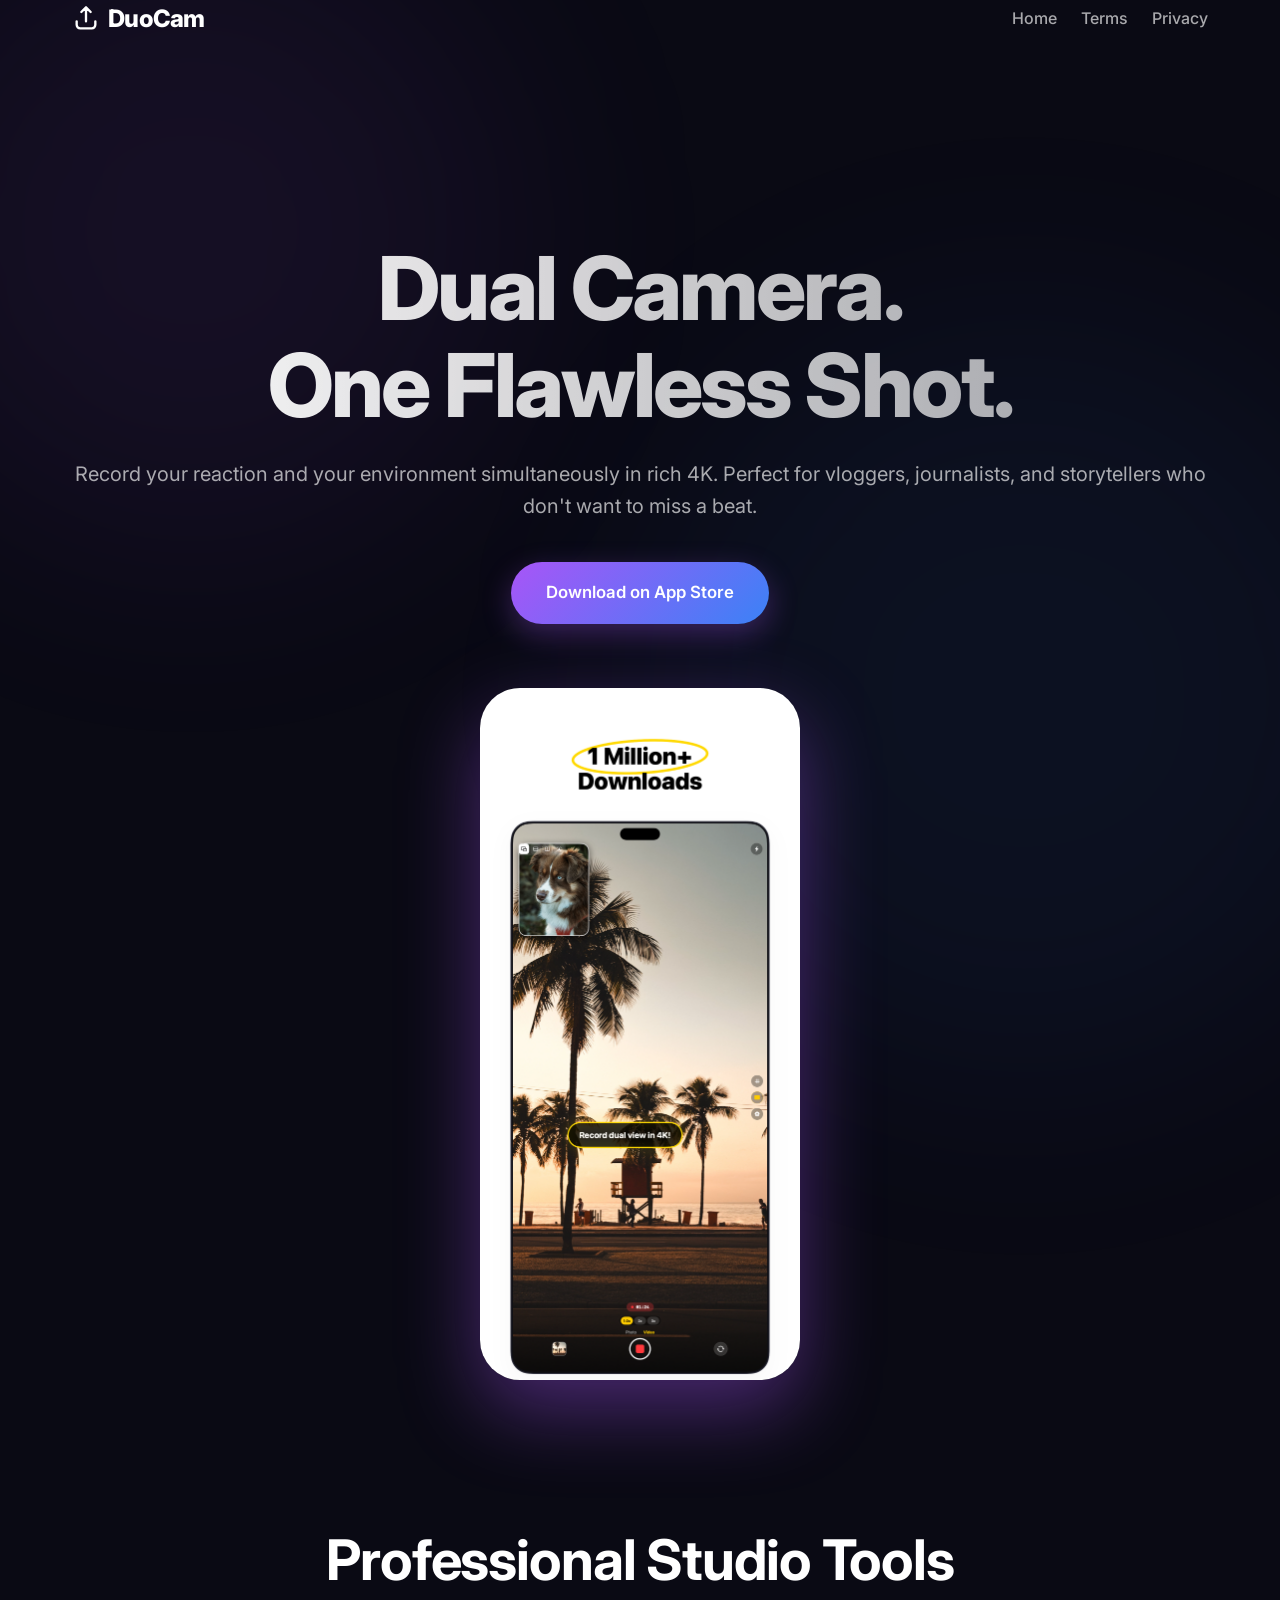
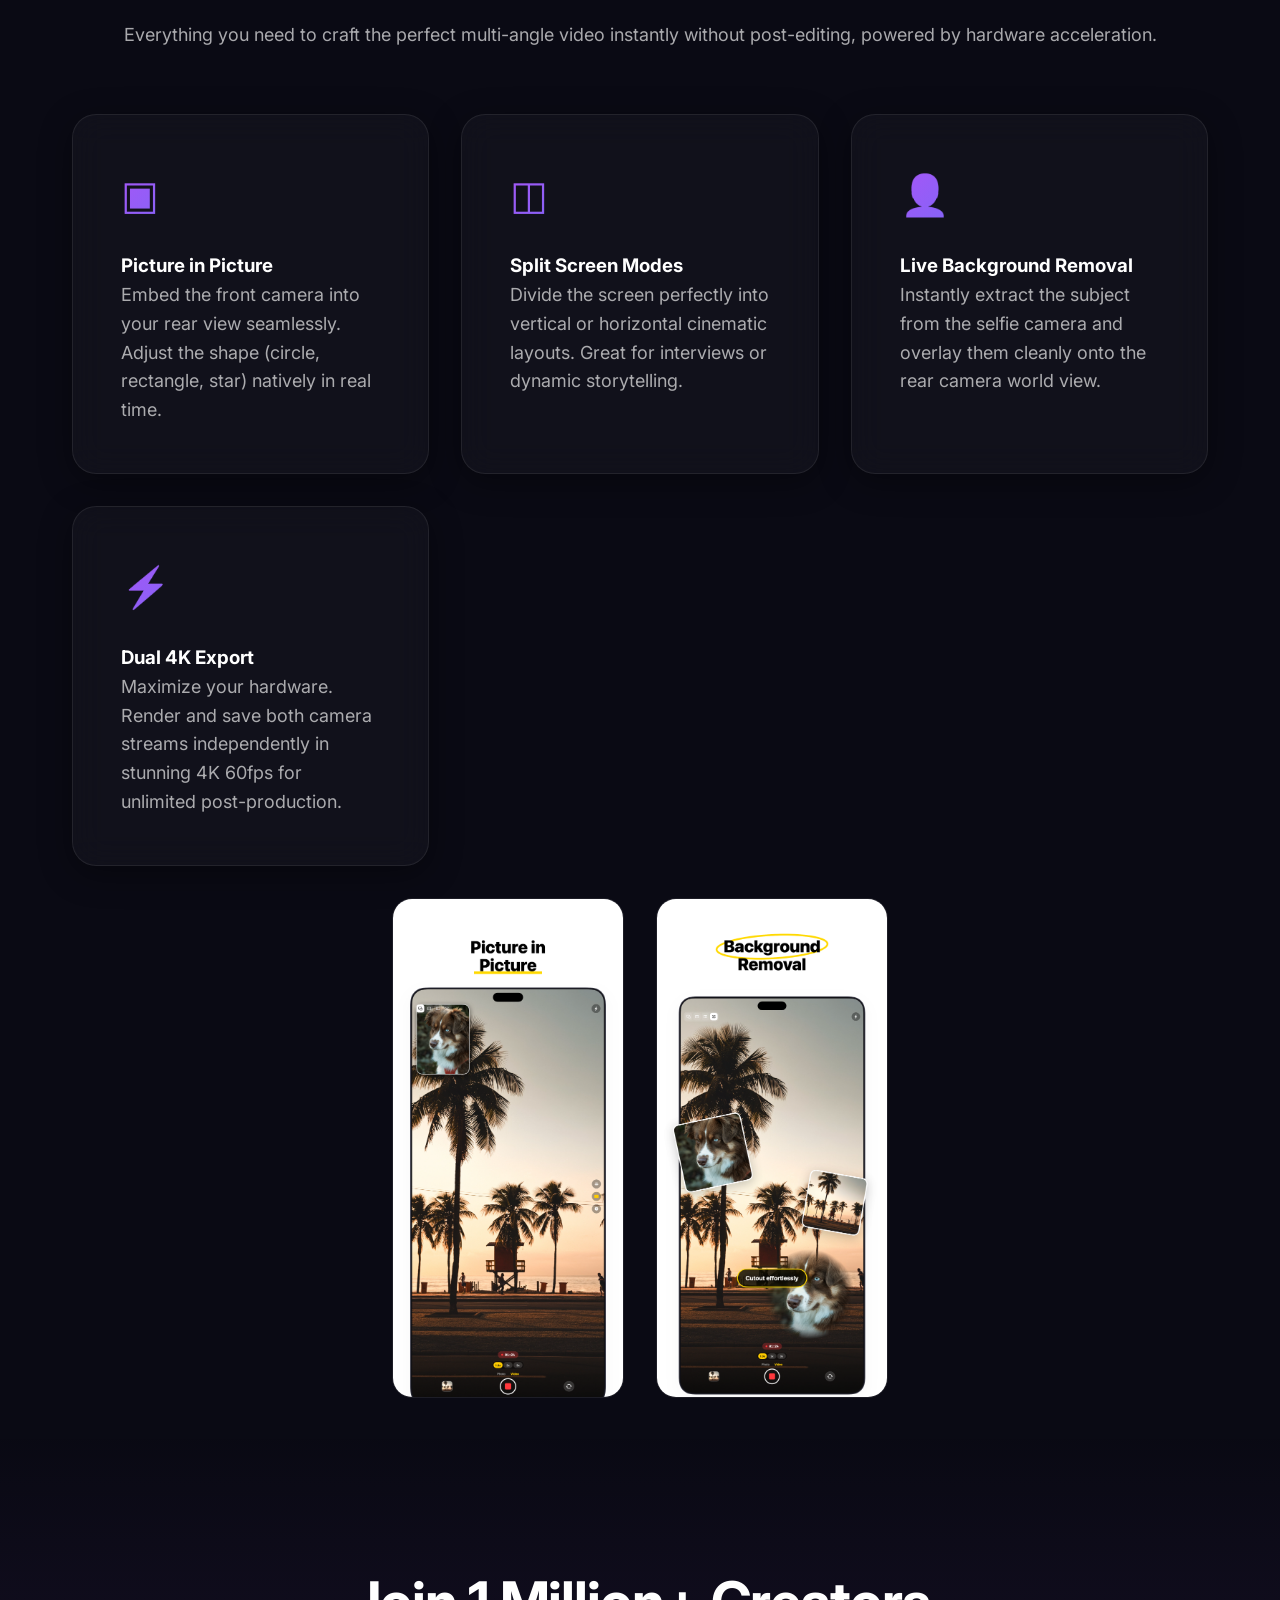
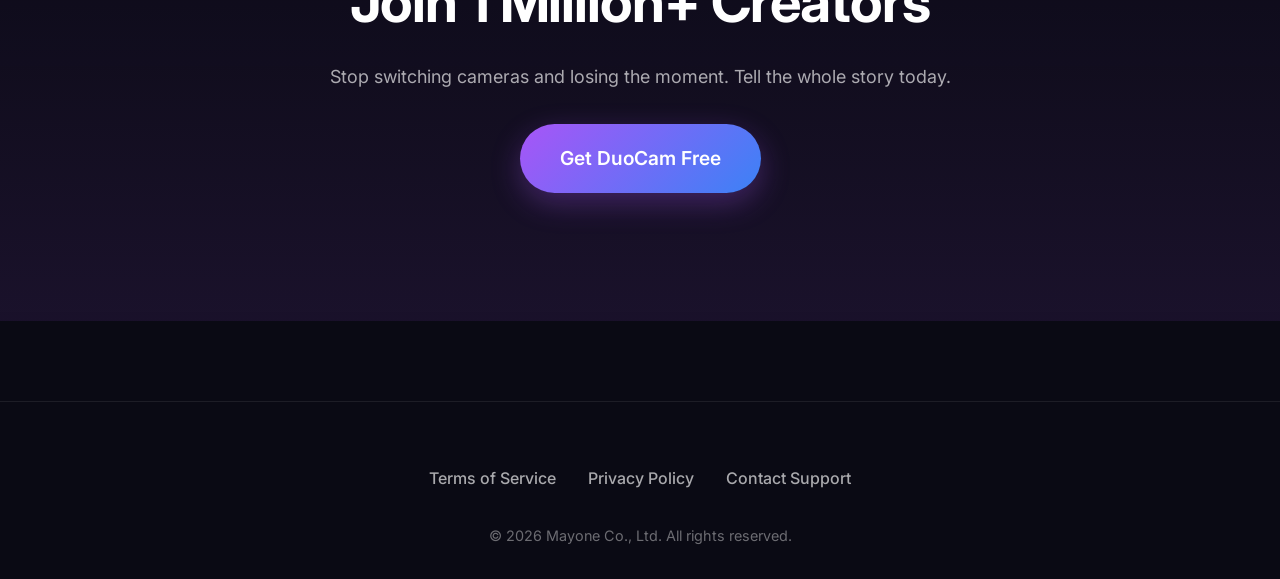
<file: index.html>
<!DOCTYPE html>
<html lang="en">
<head>
    <meta charset="UTF-8">
    <meta name="viewport" content="width=device-width, initial-scale=1.0">
    <title>DuoCam App - Record Dual 4K Video</title>
    <meta name="description" content="Unleash your creativity. Record from both front and rear cameras perfectly blended in real-time with DuoCam.">
    <link rel="stylesheet" href="style.css">
    <script src="main.js" defer></script>
    <style>
        .hero {
            position: relative;
            padding-top: 15rem;
            padding-bottom: 8rem;
            text-align: center;
            overflow: hidden;
        }
        .hero-image {
            margin-top: 4rem;
            max-width: 320px;
            border-radius: 40px;
            box-shadow: 0 30px 80px rgba(168, 85, 247, 0.4);
            transform: perspective(1000px) rotateX(10deg);
            transition: var(--transition);
        }
        .hero-image:hover { transform: perspective(1000px) rotateX(0deg) translateY(-10px); }
        .hero-subtitle { margin: 0 auto; margin-bottom: 2.5rem; font-size: 1.25rem; }
        
        .features-grid {
            display: grid;
            grid-template-columns: repeat(auto-fit, minmax(300px, 1fr));
            gap: 2rem;
            margin-top: 4rem;
        }
        .feature-icon {
            font-size: 2.5rem;
            background: linear-gradient(135deg, var(--accent-purple), var(--accent-blue));
            -webkit-background-clip: text;
            -webkit-text-fill-color: transparent;
            margin-bottom: 1.5rem;
        }
        
        .cta-section {
            text-align: center;
            padding: 8rem 0;
            background: linear-gradient(to top, rgba(168,85,247,0.1), transparent);
        }
    </style>
</head>
<body>

    <!-- Ambient Lighting Effects -->
    <div class="ambient-glow glow-1"></div>
    <div class="ambient-glow glow-2"></div>

    <!-- Navigation -->
    <nav class="container">
        <a href="index.html" class="logo">
            <svg width="28" height="28" viewBox="0 0 24 24" fill="none" xmlns="http://www.w3.org/2000/svg">
                <path d="M4 14V17C4 18.6569 5.34315 20 7 20H17C18.6569 20 20 18.6569 20 17V14M16 6L12 2M12 2L8 6M12 2V14" stroke="currentColor" stroke-width="2" stroke-linecap="round" stroke-linejoin="round"/>
            </svg>
            DuoCam
        </a>
        <div class="nav-links">
            <a href="index.html" class="nav-link">Home</a>
            <a href="terms.html" class="nav-link">Terms</a>
            <a href="privacy.html" class="nav-link">Privacy</a>
        </div>
    </nav>

    <!-- Hero Section -->
    <header class="hero">
        <div class="container reveal">
            <h1>Dual Camera.<br>One Flawless Shot.</h1>
            <p class="hero-subtitle">Record your reaction and your environment simultaneously in rich 4K. Perfect for vloggers, journalists, and storytellers who don't want to miss a beat.</p>
            <div style="display: flex; gap: 1rem; justify-content: center;">
                <a href="#" class="btn btn-primary">Download on App Store</a>
            </div>
            
            <img src="assets/01_1M_downloads.png" alt="DuoCam Interface" class="hero-image reveal" style="transition-delay: 0.3s;">
        </div>
    </header>

    <!-- Features Section -->
    <section id="features" class="container">
        <div style="text-align: center;" class="reveal">
            <h2>Professional Studio Tools</h2>
            <p style="margin: 0 auto;">Everything you need to craft the perfect multi-angle video instantly without post-editing, powered by hardware acceleration.</p>
        </div>
        
        <div class="features-grid">
            <div class="glass-card reveal" style="transition-delay: 0.1s;">
                <div class="feature-icon">▣</div>
                <h3>Picture in Picture</h3>
                <p>Embed the front camera into your rear view seamlessly. Adjust the shape (circle, rectangle, star) natively in real time.</p>
            </div>
            <div class="glass-card reveal" style="transition-delay: 0.2s;">
                <div class="feature-icon">◫</div>
                <h3>Split Screen Modes</h3>
                <p>Divide the screen perfectly into vertical or horizontal cinematic layouts. Great for interviews or dynamic storytelling.</p>
            </div>
            <div class="glass-card reveal" style="transition-delay: 0.3s;">
                <div class="feature-icon">👤</div>
                <h3>Live Background Removal</h3>
                <p>Instantly extract the subject from the selfie camera and overlay them cleanly onto the rear camera world view.</p>
            </div>
            <div class="glass-card reveal" style="transition-delay: 0.4s;">
                <div class="feature-icon">⚡️</div>
                <h3>Dual 4K Export</h3>
                <p>Maximize your hardware. Render and save both camera streams independently in stunning 4K 60fps for unlimited post-production.</p>
            </div>
        </div>
    </section>

    <!-- Visual Divider / Screenshot Showcase -->
    <section style="padding: 0;" class="reveal">
        <div style="display: flex; gap: 2rem; overflow-x: auto; padding: 2rem; justify-content: center;">
            <img src="assets/02_pip_mode.png" alt="PiP Mode" style="max-height: 500px; border-radius: 20px; border: 1px solid var(--glass-border);">
            <img src="assets/05_background_removal.png" alt="Background Removal" style="max-height: 500px; border-radius: 20px; border: 1px solid var(--glass-border);">
        </div>
    </section>

    <!-- Call To Action -->
    <section class="cta-section reveal">
        <div class="container">
            <h2>Join 1 Million+ Creators</h2>
            <p style="margin: 0 auto 2rem auto;">Stop switching cameras and losing the moment. Tell the whole story today.</p>
            <a href="#" class="btn btn-primary" style="font-size: 1.2rem; padding: 1.2rem 2.5rem;">Get DuoCam Free</a>
        </div>
    </section>

    <!-- Footer -->
    <footer>
        <div class="container">
            <div class="footer-links">
                <a href="terms.html">Terms of Service</a>
                <a href="privacy.html">Privacy Policy</a>
                <a href="mailto:mayoneltd2026@gmail.com">Contact Support</a>
            </div>
            <p class="copyright">&copy; 2026 Mayone Co., Ltd. All rights reserved.</p>
        </div>
    </footer>

</body>
</html>
</file>
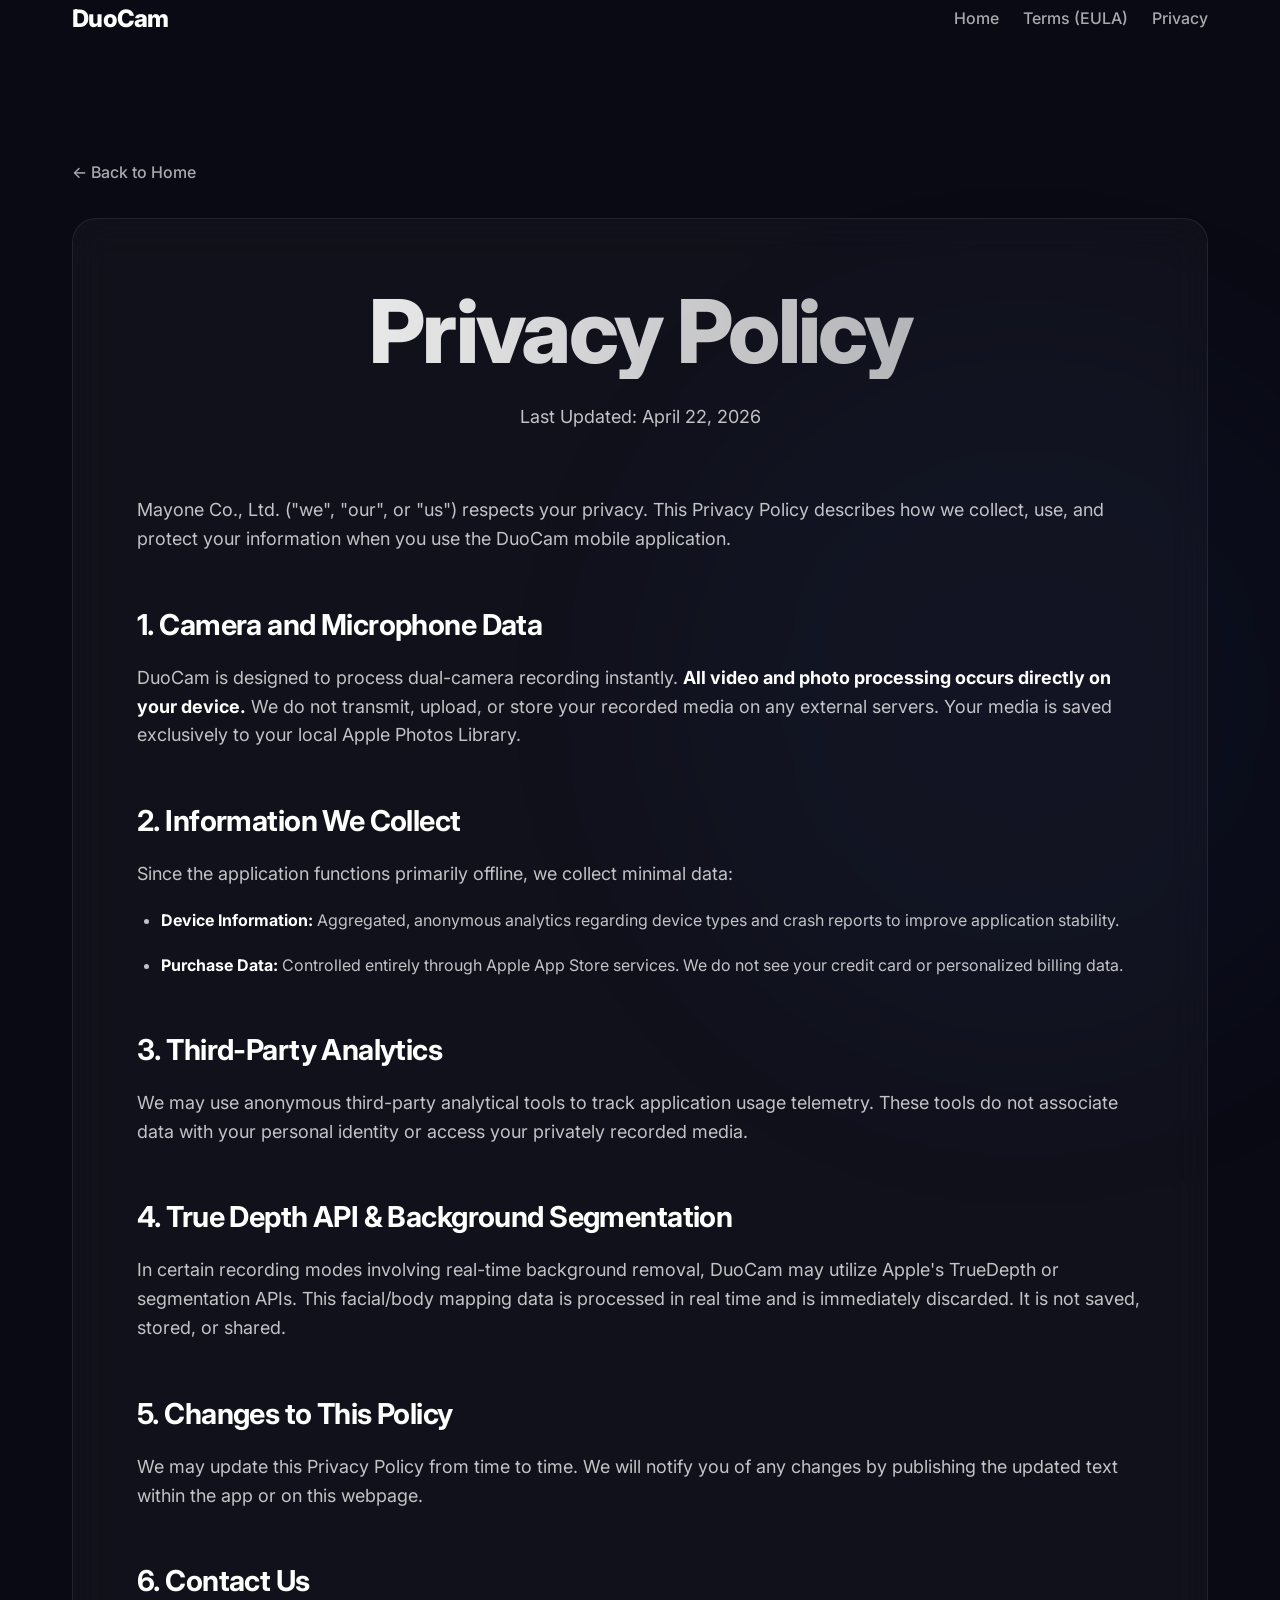
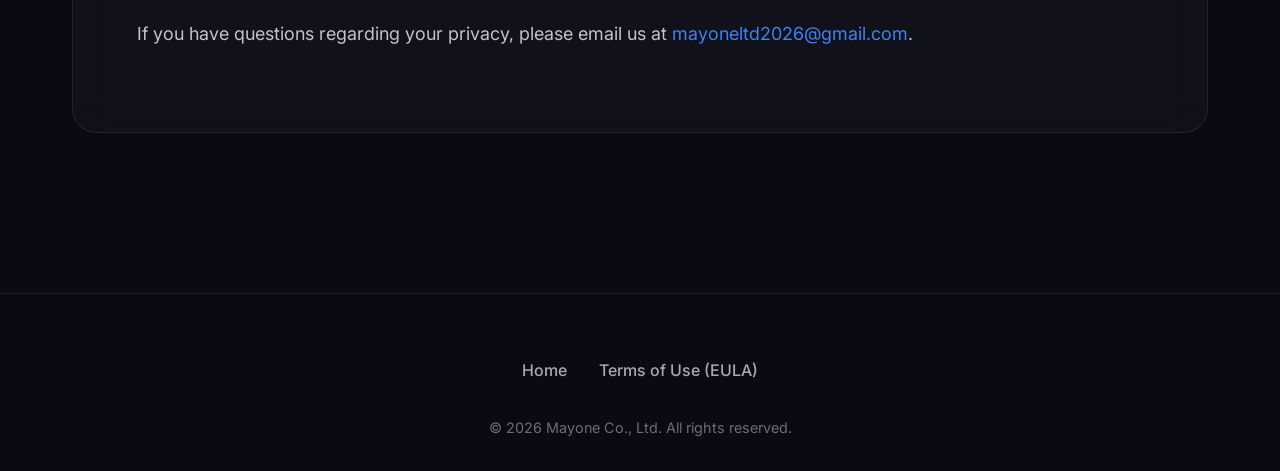
<file: privacy.html>
<!DOCTYPE html>
<html lang="en">
<head>
    <meta charset="UTF-8">
    <meta name="viewport" content="width=device-width, initial-scale=1.0">
    <title>Privacy Policy - DuoCam</title>
    <link rel="stylesheet" href="style.css">
    <script src="main.js" defer></script>
</head>
<body>
    <div class="ambient-glow glow-2" style="opacity: 0.3;"></div>
    
    <!-- Navigation -->
    <nav class="container">
        <a href="index.html" class="logo">DuoCam</a>
        <div class="nav-links">
            <a href="index.html" class="nav-link">Home</a>
            <a href="terms.html" class="nav-link">Terms (EULA)</a>
            <a href="privacy.html" class="nav-link">Privacy</a>
        </div>
    </nav>

    <main class="container doc-page">
        <a href="index.html" class="back-link reveal">← Back to Home</a>
        
        <div class="doc-content reveal" style="transition-delay: 0.1s;">
            <div class="doc-header">
                <h1>Privacy Policy</h1>
                <p>Last Updated: April 22, 2026</p>
            </div>
            
            <p>Mayone Co., Ltd. ("we", "our", or "us") respects your privacy. This Privacy Policy describes how we collect, use, and protect your information when you use the DuoCam mobile application.</p>
            
            <h2>1. Camera and Microphone Data</h2>
            <p>DuoCam is designed to process dual-camera recording instantly. <strong>All video and photo processing occurs directly on your device.</strong> We do not transmit, upload, or store your recorded media on any external servers. Your media is saved exclusively to your local Apple Photos Library.</p>

            <h2>2. Information We Collect</h2>
            <p>Since the application functions primarily offline, we collect minimal data:</p>
            <ul>
                <li><strong>Device Information:</strong> Aggregated, anonymous analytics regarding device types and crash reports to improve application stability.</li>
                <li><strong>Purchase Data:</strong> Controlled entirely through Apple App Store services. We do not see your credit card or personalized billing data.</li>
            </ul>

            <h2>3. Third-Party Analytics</h2>
            <p>We may use anonymous third-party analytical tools to track application usage telemetry. These tools do not associate data with your personal identity or access your privately recorded media.</p>

            <h2>4. True Depth API & Background Segmentation</h2>
            <p>In certain recording modes involving real-time background removal, DuoCam may utilize Apple's TrueDepth or segmentation APIs. This facial/body mapping data is processed in real time and is immediately discarded. It is not saved, stored, or shared.</p>

            <h2>5. Changes to This Policy</h2>
            <p>We may update this Privacy Policy from time to time. We will notify you of any changes by publishing the updated text within the app or on this webpage.</p>
            
            <h2>6. Contact Us</h2>
            <p>If you have questions regarding your privacy, please email us at <a href="mailto:mayoneltd2026@gmail.com">mayoneltd2026@gmail.com</a>.</p>
        </div>
    </main>

    <!-- Footer -->
    <footer>
        <div class="container">
            <div class="footer-links">
                <a href="index.html">Home</a>
                <a href="terms.html">Terms of Use (EULA)</a>
            </div>
            <p class="copyright">&copy; 2026 Mayone Co., Ltd. All rights reserved.</p>
        </div>
    </footer>
</body>
</html>
</file>
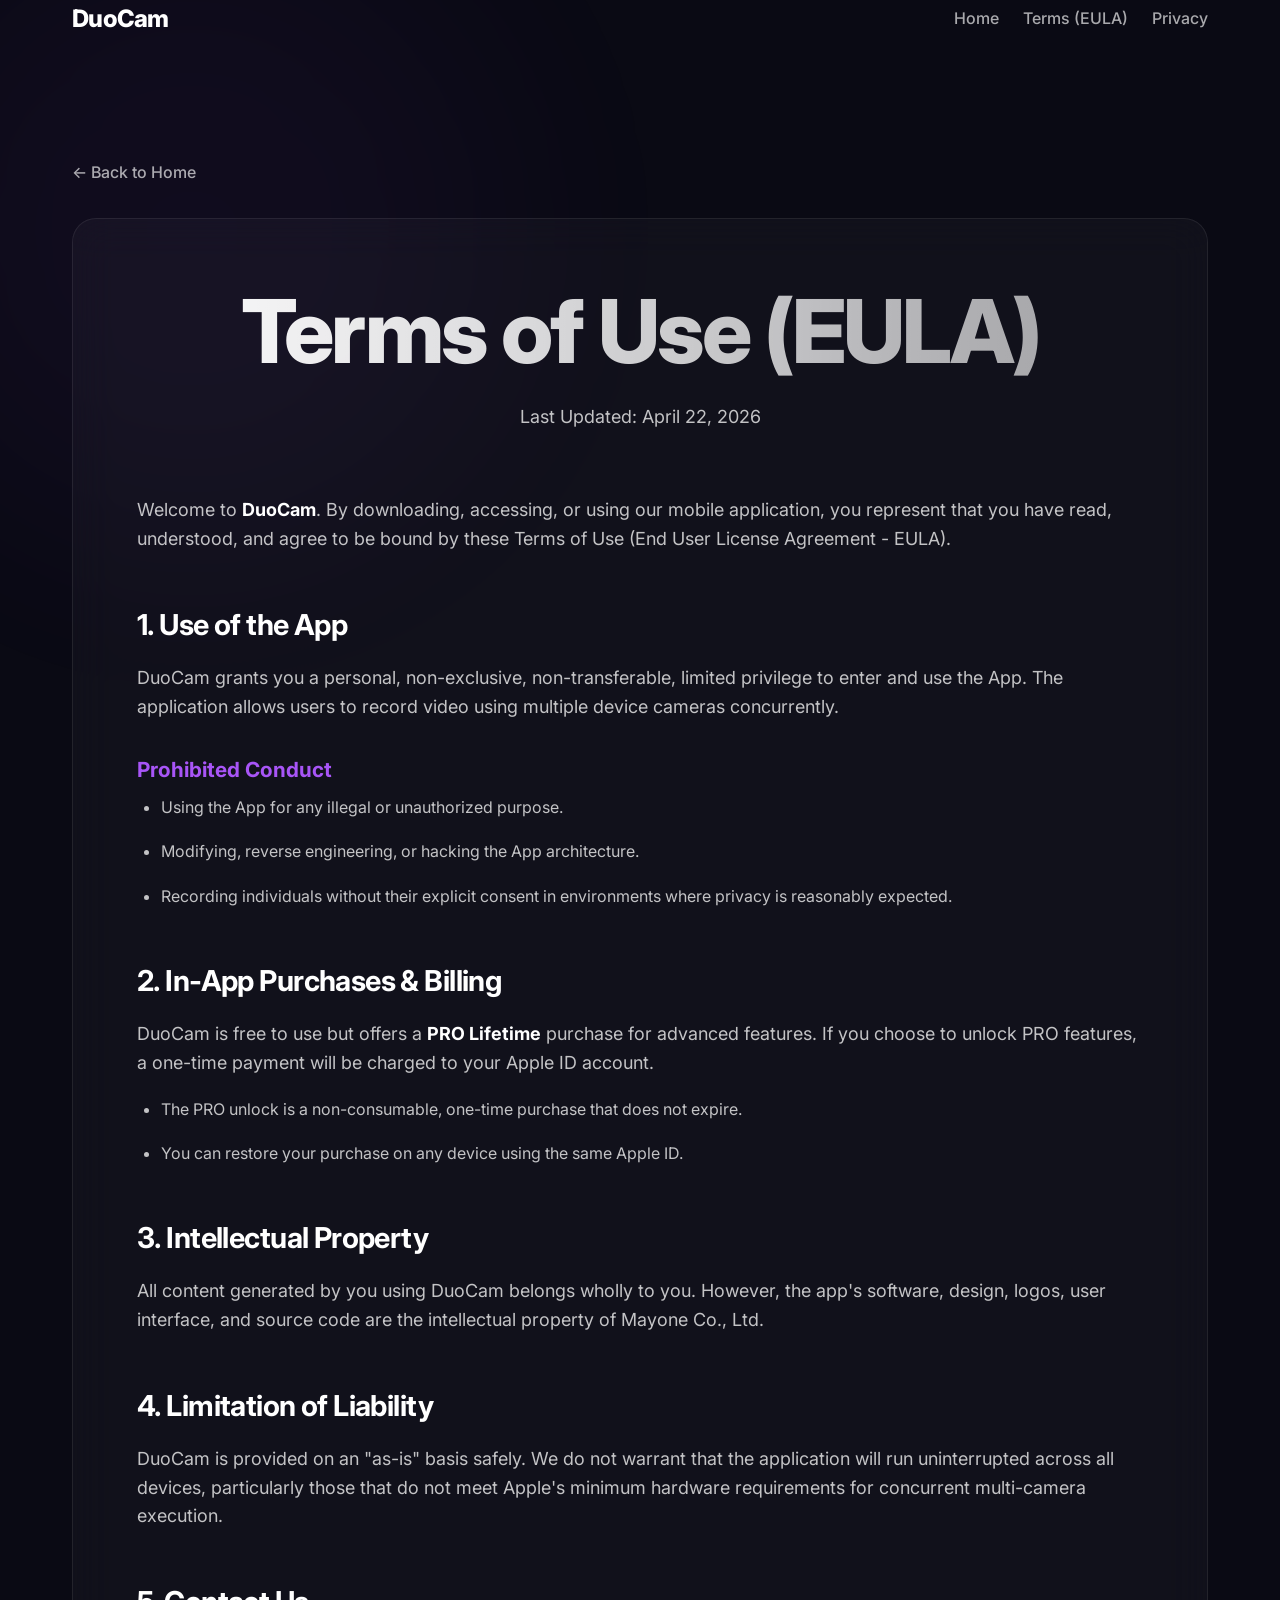
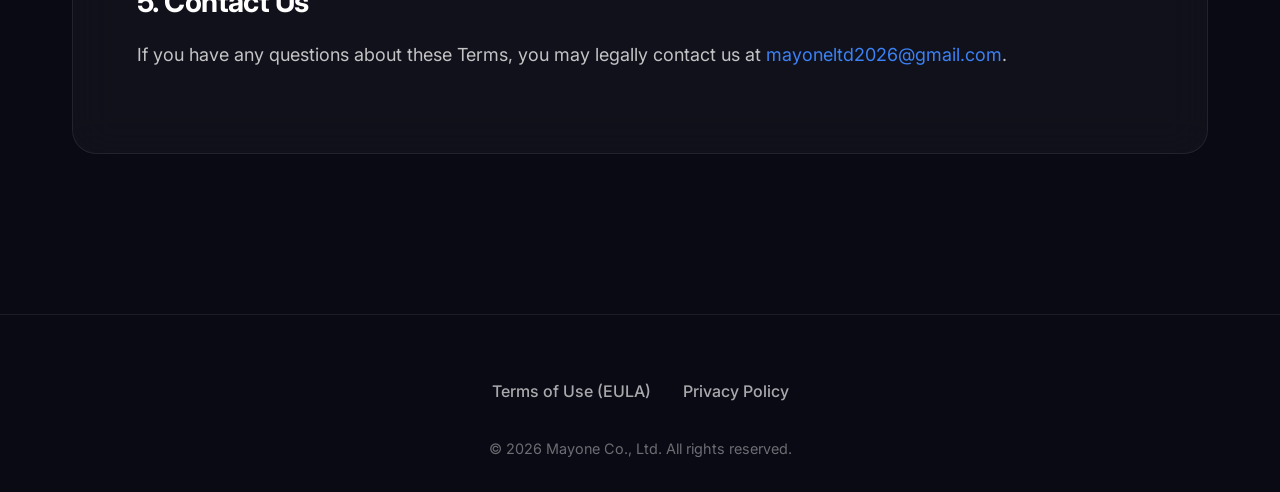
<file: terms.html>
<!DOCTYPE html>
<html lang="en">
<head>
    <meta charset="UTF-8">
    <meta name="viewport" content="width=device-width, initial-scale=1.0">
    <title>Terms of Use (EULA) - DuoCam</title>
    <link rel="stylesheet" href="style.css">
    <script src="main.js" defer></script>
</head>
<body>
    <div class="ambient-glow glow-1" style="opacity: 0.3;"></div>
    
    <!-- Navigation -->
    <nav class="container">
        <a href="index.html" class="logo">DuoCam</a>
        <div class="nav-links">
            <a href="index.html" class="nav-link">Home</a>
            <a href="terms.html" class="nav-link">Terms (EULA)</a>
            <a href="privacy.html" class="nav-link">Privacy</a>
        </div>
    </nav>

    <main class="container doc-page">
        <a href="index.html" class="back-link reveal">← Back to Home</a>
        
        <div class="doc-content reveal" style="transition-delay: 0.1s;">
            <div class="doc-header">
                <h1>Terms of Use (EULA)</h1>
                <p>Last Updated: April 22, 2026</p>
            </div>
            
            <p>Welcome to <strong>DuoCam</strong>. By downloading, accessing, or using our mobile application, you represent that you have read, understood, and agree to be bound by these Terms of Use (End User License Agreement - EULA).</p>
            
            <h2>1. Use of the App</h2>
            <p>DuoCam grants you a personal, non-exclusive, non-transferable, limited privilege to enter and use the App. The application allows users to record video using multiple device cameras concurrently.</p>
            
            <h3>Prohibited Conduct</h3>
            <ul>
                <li>Using the App for any illegal or unauthorized purpose.</li>
                <li>Modifying, reverse engineering, or hacking the App architecture.</li>
                <li>Recording individuals without their explicit consent in environments where privacy is reasonably expected.</li>
            </ul>

            <h2>2. In-App Purchases & Billing</h2>
            <p>DuoCam is free to use but offers a <strong>PRO Lifetime</strong> purchase for advanced features. If you choose to unlock PRO features, a one-time payment will be charged to your Apple ID account.</p>
            <ul>
                <li>The PRO unlock is a non-consumable, one-time purchase that does not expire.</li>
                <li>You can restore your purchase on any device using the same Apple ID.</li>
            </ul>

            <h2>3. Intellectual Property</h2>
            <p>All content generated by you using DuoCam belongs wholly to you. However, the app's software, design, logos, user interface, and source code are the intellectual property of Mayone Co., Ltd.</p>

            <h2>4. Limitation of Liability</h2>
            <p>DuoCam is provided on an "as-is" basis safely. We do not warrant that the application will run uninterrupted across all devices, particularly those that do not meet Apple's minimum hardware requirements for concurrent multi-camera execution.</p>

            <h2>5. Contact Us</h2>
            <p>If you have any questions about these Terms, you may legally contact us at <a href="mailto:mayoneltd2026@gmail.com">mayoneltd2026@gmail.com</a>.</p>
        </div>
    </main>

    <!-- Footer -->
    <footer>
        <div class="container">
            <div class="footer-links">
                <a href="terms.html">Terms of Use (EULA)</a>
                <a href="privacy.html">Privacy Policy</a>
            </div>
            <p class="copyright">&copy; 2026 Mayone Co., Ltd. All rights reserved.</p>
        </div>
    </footer>
</body>
</html>
</file>
<file: style.css>
@import url('https://fonts.googleapis.com/css2?family=Inter:wght@400;500;600;700;800&display=swap');

:root {
  --bg-primary: #0A0A14;
  --bg-secondary: #131221;
  --text-primary: #FFFFFF;
  --text-secondary: rgba(255, 255, 255, 0.65);
  --accent-purple: rgb(168, 85, 247);
  --accent-blue: rgb(59, 130, 246);
  --accent-yellow: #FFDE00;
  
  --glass-bg: rgba(255, 255, 255, 0.03);
  --glass-border: rgba(255, 255, 255, 0.08);
  --glass-shadow: 0 8px 32px 0 rgba(0, 0, 0, 0.37);
  
  --font-main: 'Inter', -apple-system, BlinkMacSystemFont, sans-serif;
  --transition: all 0.4s cubic-bezier(0.16, 1, 0.3, 1);
}

* {
  margin: 0;
  padding: 0;
  box-sizing: border-box;
}

body {
  font-family: var(--font-main);
  background-color: var(--bg-primary);
  color: var(--text-primary);
  line-height: 1.6;
  overflow-x: hidden;
  -webkit-font-smoothing: antialiased;
}

/* Typography */
h1 {
  font-size: clamp(3rem, 8vw, 5.5rem);
  font-weight: 800;
  line-height: 1.1;
  letter-spacing: -0.03em;
  background: linear-gradient(to right, #ffffff, rgba(255,255,255,0.6));
  -webkit-background-clip: text;
  -webkit-text-fill-color: transparent;
  margin-bottom: 1.5rem;
}

h2 {
  font-size: clamp(2rem, 5vw, 3.5rem);
  font-weight: 700;
  letter-spacing: -0.02em;
  margin-bottom: 1rem;
}

p {
  font-size: 1.125rem;
  color: var(--text-secondary);
}

/* Utility Animations */
.reveal {
  opacity: 0;
  transform: translateY(40px);
  transition: var(--transition);
}

.reveal.active {
  opacity: 1;
  transform: translateY(0);
}

/* Background Ambient Glows */
.ambient-glow {
  position: fixed;
  border-radius: 50%;
  filter: blur(120px);
  z-index: -1;
  opacity: 0.5;
  animation: pulse 8s infinite alternate;
}
.glow-1 { top: -10%; left: -10%; width: 50vw; height: 50vw; background: rgba(168, 85, 247, 0.15); }
.glow-2 { bottom: -20%; right: -10%; width: 60vw; height: 60vw; background: rgba(59, 130, 246, 0.12); }

@keyframes pulse {
  0% { transform: scale(1) translate(0, 0); }
  100% { transform: scale(1.1) translate(2%, -2%); }
}

/* Generic Layout */
.container {
  max-width: 1200px;
  margin: 0 auto;
  padding: 0 2rem;
}

section {
  padding: 8rem 0;
}

/* Navigation */
nav {
  padding: 1.5rem 0;
  display: flex;
  justify-content: space-between;
  align-items: center;
  position: absolute;
  top: 0;
  left: 0;
  right: 0;
  width: 100%;
  z-index: 100;
}
.logo { 
    font-size: 1.5rem; 
    font-weight: 800; 
    letter-spacing: -0.03em; 
    display: flex;
    align-items: center;
    gap: 0.5rem;
    text-decoration: none;
    color: white;
}
.nav-links {
    display: flex;
    gap: 1.5rem;
    align-items: center;
}
.nav-link {
    color: var(--text-secondary);
    text-decoration: none;
    font-weight: 500;
    transition: var(--transition);
}
.nav-link:hover {
    color: white;
}

/* Buttons */
.btn {
  display: inline-flex;
  align-items: center;
  justify-content: center;
  padding: 1.1rem 2.2rem;
  border-radius: 100px;
  font-weight: 600;
  text-decoration: none;
  transition: var(--transition);
  cursor: pointer;
  border: none;
  font-size: 1.05rem;
}

.btn-primary {
  background: linear-gradient(135deg, var(--accent-purple), var(--accent-blue));
  color: white;
  box-shadow: 0 10px 30px rgba(168, 85, 247, 0.3);
}

.btn-primary:hover {
  transform: translateY(-3px);
  box-shadow: 0 15px 40px rgba(59, 130, 246, 0.4);
}

.btn-secondary {
    background: var(--glass-bg);
    border: 1px solid var(--glass-border);
    color: white;
    backdrop-filter: blur(10px);
}

.btn-secondary:hover {
    background: rgba(255,255,255,0.1);
    transform: translateY(-3px);
}

/* Glassmorphism Cards */
.glass-card {
  background: var(--glass-bg);
  backdrop-filter: blur(16px);
  -webkit-backdrop-filter: blur(16px);
  border: 1px solid var(--glass-border);
  border-radius: 24px;
  padding: 3rem;
  box-shadow: var(--glass-shadow);
  transition: var(--transition);
}
.glass-card:hover {
  transform: translateY(-5px);
  border-color: rgba(255, 255, 255, 0.15);
  background: rgba(255, 255, 255, 0.05);
}

/* Footer */
footer {
  margin-top: 5rem;
  padding: 4rem 0 2rem;
  border-top: 1px solid var(--glass-border);
  text-align: center;
}
.footer-links {
    display: flex;
    justify-content: center;
    gap: 2rem;
    margin-bottom: 2rem;
}
footer a {
  color: var(--text-secondary);
  text-decoration: none;
  transition: var(--transition);
  font-weight: 500;
}
footer a:hover {
  color: var(--text-primary);
}
.copyright {
    font-size: 0.9rem;
    color: rgba(255,255,255,0.4);
}

/* Document Pages (Terms & Privacy) */
.doc-page {
  padding-top: 10rem;
  padding-bottom: 5rem;
}
.doc-content {
  background: var(--glass-bg);
  border: 1px solid var(--glass-border);
  border-radius: 24px;
  padding: 4rem;
  backdrop-filter: blur(20px);
}
.doc-header { text-align: center; margin-bottom: 4rem; }
.doc-header p { margin: 0 auto; }
.doc-content h2 { font-size: 1.8rem; margin-top: 3rem; margin-bottom: 1rem; color: white; }
.doc-content h3 { font-size: 1.3rem; margin-top: 2rem; margin-bottom: 0.5rem; color: var(--accent-purple); }
.doc-content p, .doc-content li { margin-bottom: 1.2rem; color: rgba(255,255,255,0.75); }
.doc-content ul { margin-left: 1.5rem; margin-bottom: 1.5rem; }
.doc-content strong { color: white; }
.doc-content a { color: var(--accent-blue); text-decoration: none; }

.back-link {
    display: inline-flex;
    align-items: center;
    gap: 0.5rem;
    margin-bottom: 2rem;
    color: var(--text-secondary);
    text-decoration: none;
    font-weight: 500;
    transition: var(--transition);
}
.back-link:hover { 
    color: white; 
    transform: translateX(-5px);
}

/* Responsive */
@media (max-width: 768px) {
    .doc-content { padding: 2rem; }
    section { padding: 5rem 0; }
}
</file>
